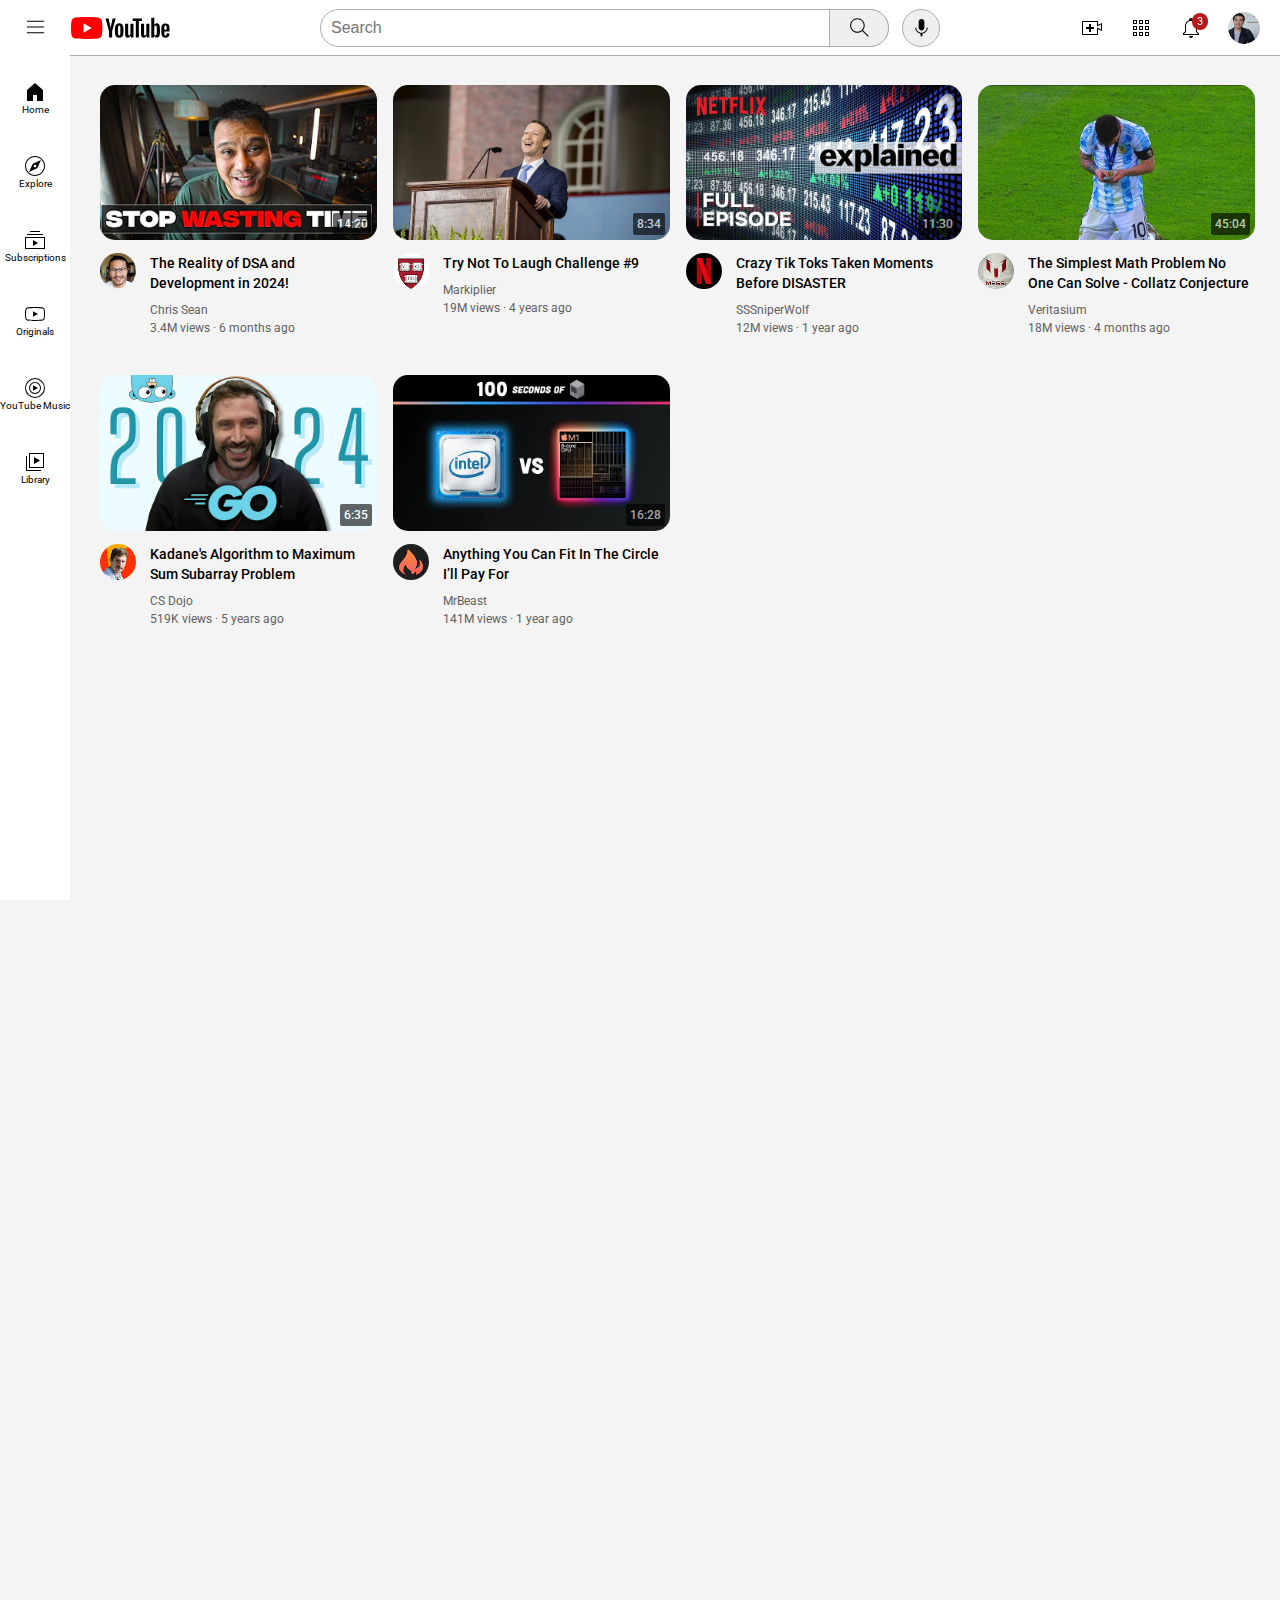
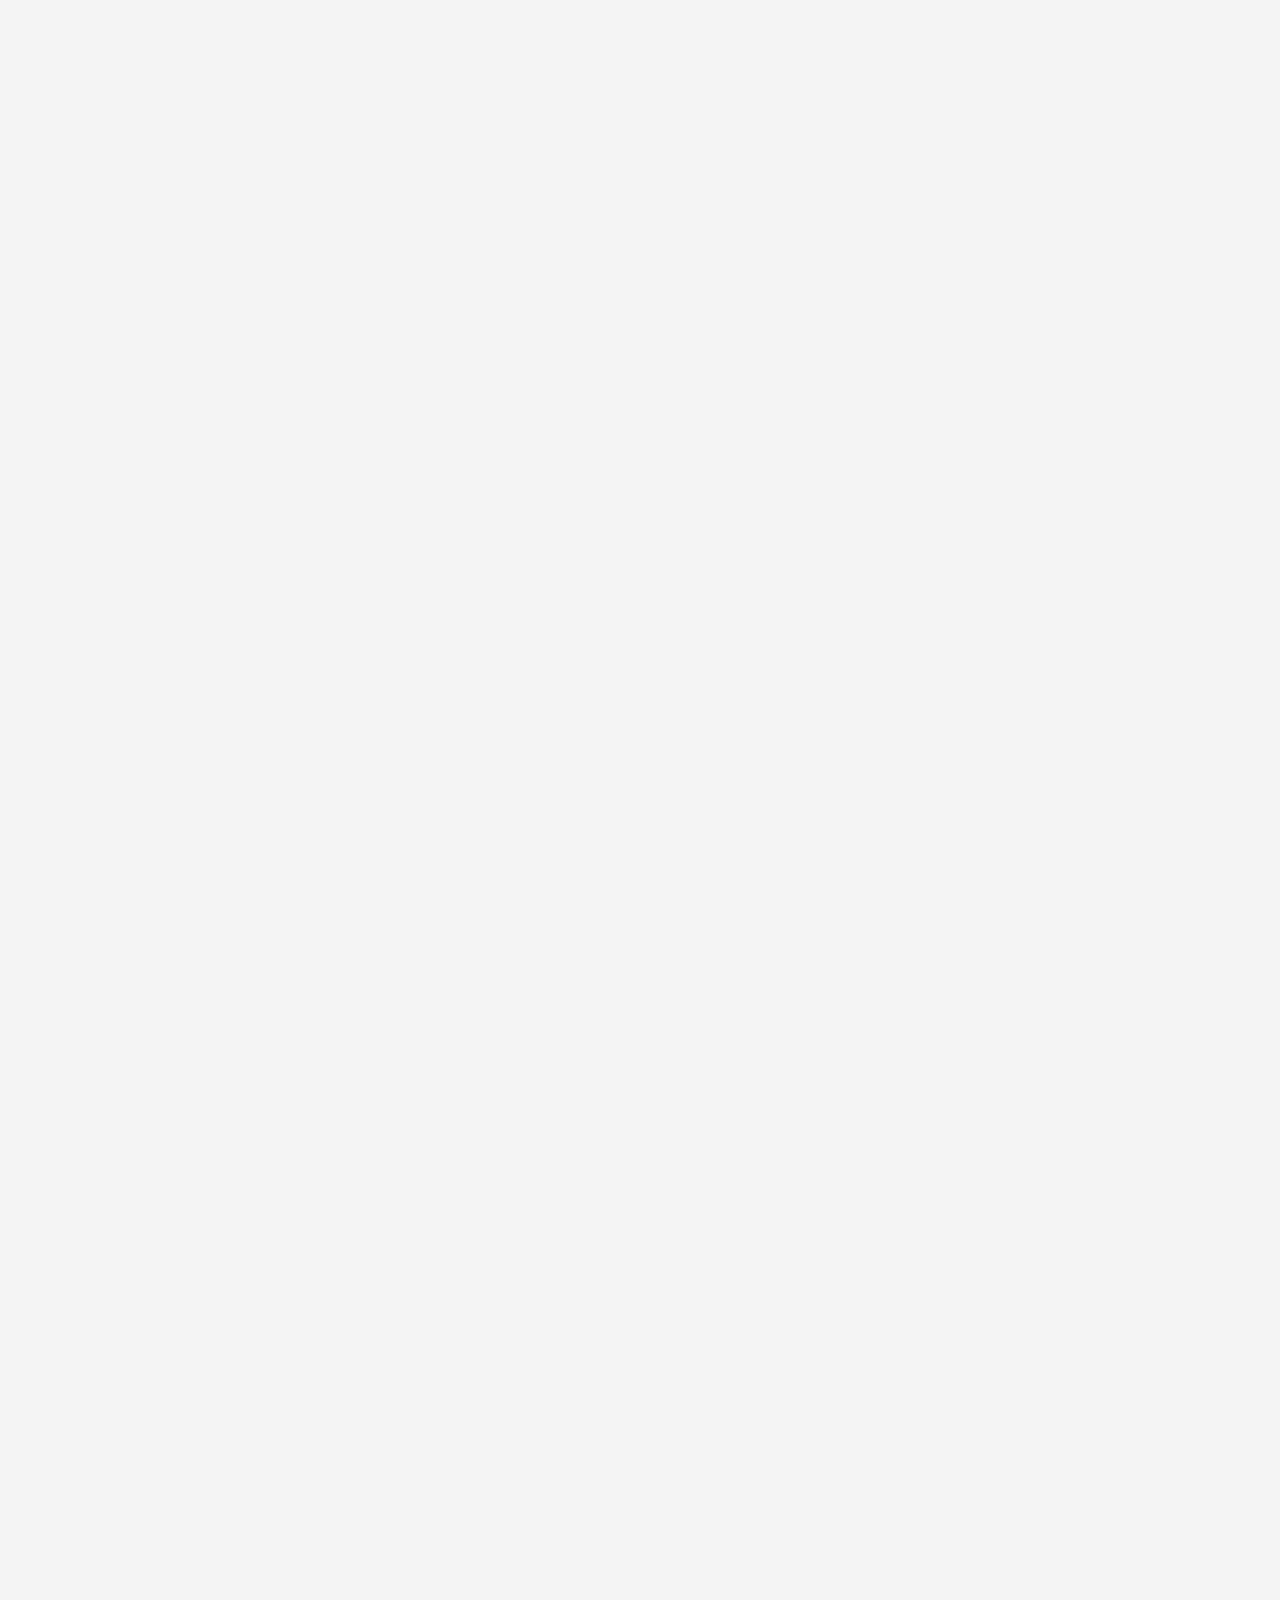
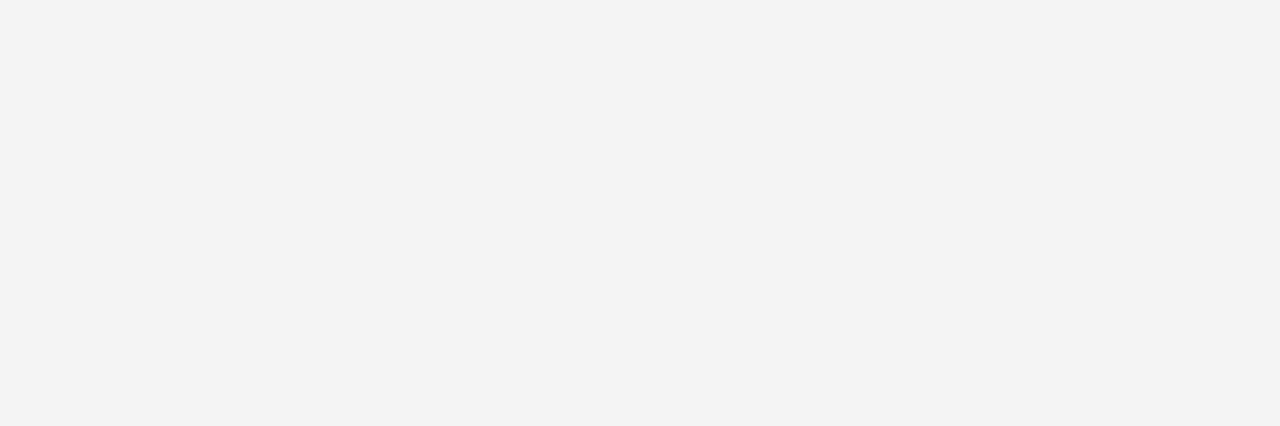
<file: index.html>
<!DOCTYPE html>
<html>
  <head>
    <title>YouTube.com Clone</title>

    <link rel="preconnect" href="https://fonts.googleapis.com">
    <link rel="preconnect" href="https://fonts.gstatic.com" crossorigin>
    <link href="https://fonts.googleapis.com/css2?family=Roboto:wght@400;500;700&display=swap" rel="stylesheet">
    <link rel="stylesheet" href="styles/general.css">
    <link rel="stylesheet" href="styles/header.css">
    <link rel="stylesheet" href="styles/video.css">
    <link rel="stylesheet" href="styles/sidebar.css">
    <style>
      
    </style>
  </head>
  <body>
    <header class="header">
      <div class="left-section">
        <img class="hamburger-menu" src="icons/hamburger-menu.svg">
        <img class="youtube-logo" src="icons/youtube-logo.svg">
      </div>
      <div class="middle-section">
        <input class="search-bar" type="text" placeholder="Search">
        <button class="search-button">
          <img class="search-icon" src="icons/search.svg">
          <div class="tooltip">Search</div>
        </button>
        <button class="voice-search-button">
          <img class="voice-search-icon" src="icons/voice-search-icon.svg">
          <div class="tooltip">Search with your voice</div>
        </button>
      </div>
      <div class="right-section">
        <div class="upload-icon-container">
        <img class="upload" src="icons/upload.svg">
        <div class="tooltip">Create</div>
        </div>
        <div class="more-apps-container">
        <img class="youtube-apps" src="icons/youtube-apps.svg">
        <div class="tooltip">YouTube Apps</div>
        </div>
        <div class="notifications-icon-container">
        <img class="notifications" src="icons/notifications.svg">
          <div class="notification-count">3</div>
          <div class="tooltip">Notifications</div>
      </div>
        <img class="mychannel" src="icons/my-channel.jpeg">
      </div>
      
    </header>

    <nav class="sidebar">
      <div class="sidebar-link">
        <img src="icons/home.svg">
        <div>Home</div>
      </div>
      <div class="sidebar-link">
        <img src="icons/explore.svg">
        <div>Explore</div>
      </div>
      <div class="sidebar-link">
        <img src="icons/subscriptions.svg">
        <div>Subscriptions</div>
      </div>
      <div class="sidebar-link">
        <img src="icons/originals.svg">
        <div>Originals</div>
      </div>
      <div class="sidebar-link">
        <img src="icons/youtube-music.svg">
        <div>YouTube Music</div>
      </div>
      <div class="sidebar-link">
        <img src="icons/library.svg">
        <div>Library</div>
      </div>
    </nav>
    

    <main class="video-grid">
      <section class="video-preview">
        <div class="thumbnail-row">
          <img class="thumbnail" src="./thumbnails/thumbnail1.jpeg">
          <div class="video-time">14:20</div>
        </div>
        <div class="video-info-grid">
          <div class="channel-picture">
            <img class="profile-picture" src="./icons/icon1.jpeg">
          </div>
          <div class="video-info">
            <p class="video-title">
              The Reality of DSA and Development in 2024!
            </p>
            <p class="video-author">
              Chris Sean
            </p>
            <p class="video-stats">
              3.4M views &#183; 6 months ago
            </p>
          </div>
        </div>
      </section>

      <section class="video-preview">
        <div class="thumbnail-row">
          <img class="thumbnail" src="thumbnails/thumbnail2.jpeg">
          <div class="video-time">8:34</div>
        </div>
        <div class="video-info-grid">
          <div class="channel-picture">
            <img class="profile-picture" src="./icons/icon2.jpeg">
          </div>
          <div class="video-info">
            <p class="video-title">
              Try Not To Laugh Challenge #9
            </p>
            <p class="video-author">
              Markiplier
            </p>
            <p class="video-stats">
              19M views &#183; 4 years ago
            </p>
          </div>
        </div>
      </section>

      <section class="video-preview">
        <div class="thumbnail-row">
          <img class="thumbnail" src="./thumbnails/thumbnail3.jpeg">
          <div class="video-time">11:30</div>
        </div>
        <div class="video-info-grid">
          <div class="channel-picture">
            <img class="profile-picture" src="./icons/icon3.jpeg">
          </div>
          <div class="video-info">
            <p class="video-title">
              Crazy Tik Toks Taken Moments Before DISASTER
            </p>
            <p class="video-author">
              SSSniperWolf
            </p>
            <p class="video-stats">
              12M views &#183; 1 year ago
            </p>
          </div>
        </div>
      </section>

      <section class="video-preview">
        <div class="thumbnail-row">
          <img class="thumbnail" src="./thumbnails/thumbnail4.jpeg">
          <div class="video-time">45:04</div>
        </div>
        <div class="video-info-grid">
          <div class="channel-picture">
            <img class="profile-picture" src="./icons/icon4.jpeg">
          </div>
          <div class="video-info">
            <p class="video-title">
              The Simplest Math Problem No One Can Solve - Collatz Conjecture
            </p>
            <p class="video-author">
              Veritasium
            </p>
            <p class="video-stats">
              18M views &#183; 4 months ago
            </p>
          </div>
        </div>
      </section>

      <section class="video-preview">
        <div class="thumbnail-row">
          <img class="thumbnail" src="thumbnails/thumbnail5.jpeg">
          <div class="video-time">6:35</div>
        </div>
        <div class="video-info-grid">
          <div class="channel-picture">
            <img class="profile-picture" src="./icons/icon5.jpeg">
          </div>
          <div class="video-info">
            <p class="video-title">
              Kadane's Algorithm to Maximum Sum Subarray Problem
            </p>
            <p class="video-author">
              CS Dojo
            </p>
            <p class="video-stats">
              519K views &#183; 5 years ago
            </p>
          </div>
        </div>
      </section>

      <section class="video-preview">
        <div class="thumbnail-row">
          <img class="thumbnail" src="thumbnails/thumbnail6.jpeg">
          <div class="video-time">16:28</div>
        </div>
        <div class="video-info-grid">
          <div class="channel-picture">
            <img class="profile-picture" src="./icons/icon6.jpeg">
          </div>
          <div class="video-info">
            <p class="video-title">
              Anything You Can Fit In The Circle I’ll Pay For
            </p>
            <p class="video-author">
              MrBeast
            </p>
            <p class="video-stats">
              141M views &#183; 1 year ago
            </p>
            <div></div>
          </div>
        </div>
      </section>
    </main>
  </body>
</html>
</file>
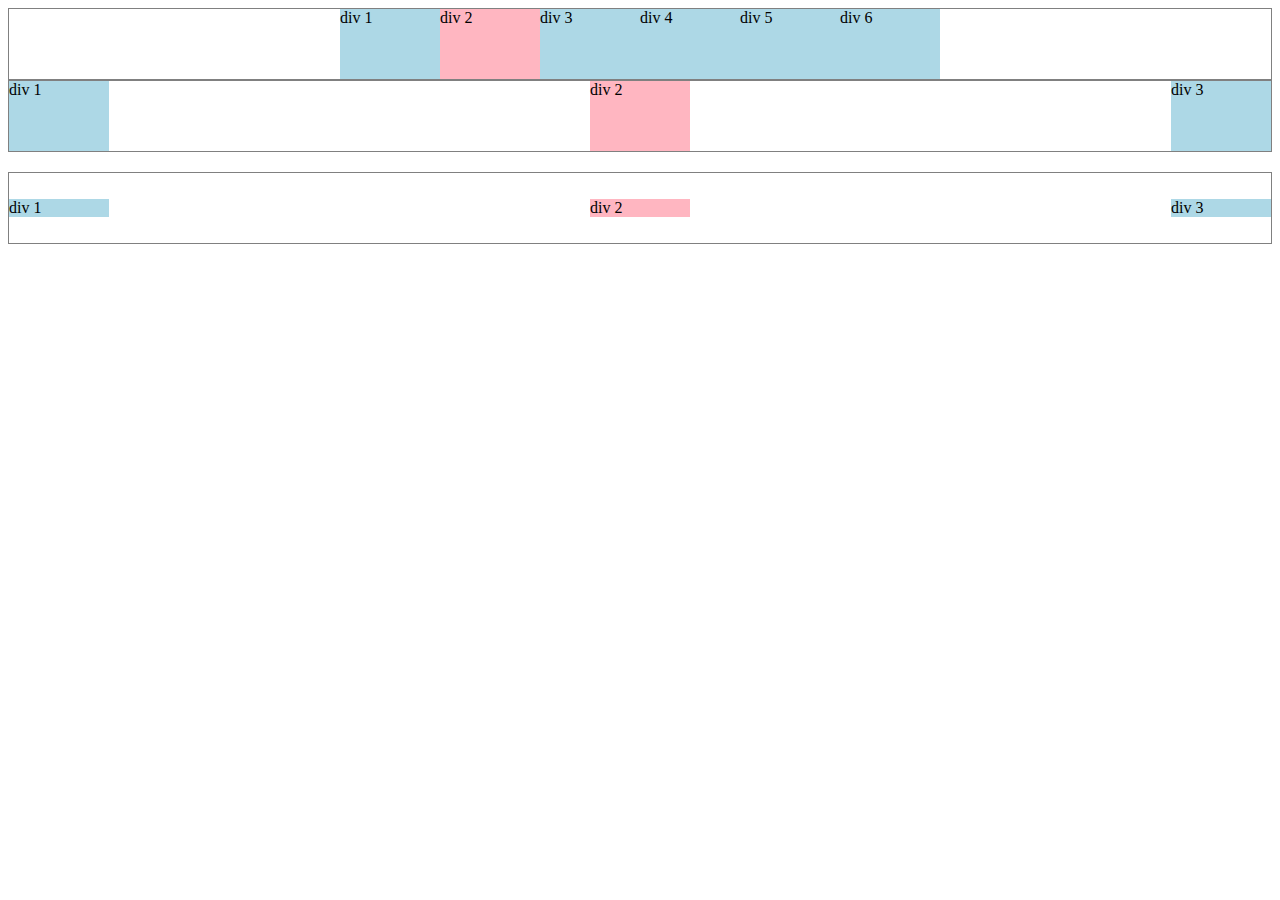
<file: flexbox.html>
<!DOCTYPE html>
<html>
    <head>

    </head>
    <body>
        <div style="display: flex;
        flex-direction: row;
        height: 70px;
        border-width: 1px;
        border-color: gray;
        border-style: solid;
        justify-content: center;">
        <div style="background-color: lightblue; width: 100px;">div 1</div>
        <div style="background-color: lightpink; width: 100px;">div 2</div>
        <div style="background-color: lightblue; width: 100px;">div 3</div>
        <div style="background-color: lightblue; width: 100px;">div 4</div>
        <div style="background-color: lightblue; width: 100px;">div 5</div>
        <div style="background-color: lightblue; width: 100px;">div 6</div>
    </div>

    <div style="display: flex;
        flex-direction: row;
        height: 70px;
        border-width: 1px;
        border-color: gray;
        border-style: solid;
        justify-content: space-between;">
        <div style="background-color: lightblue; width: 100px;">div 1</div>
        <div style="background-color: lightpink; width: 100px;">div 2</div>
        <div style="background-color: lightblue; width: 100px;">div 3</div>
    </div>

    <div style="display: flex;
        flex-direction: row;
        height: 70px;
        border-width: 1px;
        border-color: gray;
        border-style: solid;
        justify-content: space-between;
        align-items: center;
        margin-top: 20px;">
        <div style="background-color: lightblue; width: 100px;">div 1</div>
        <div style="background-color: lightpink; width: 100px;">div 2</div>
        <div style="background-color: lightblue; width: 100px;">div 3</div>
    </div>
    </body>
</html>
</file>
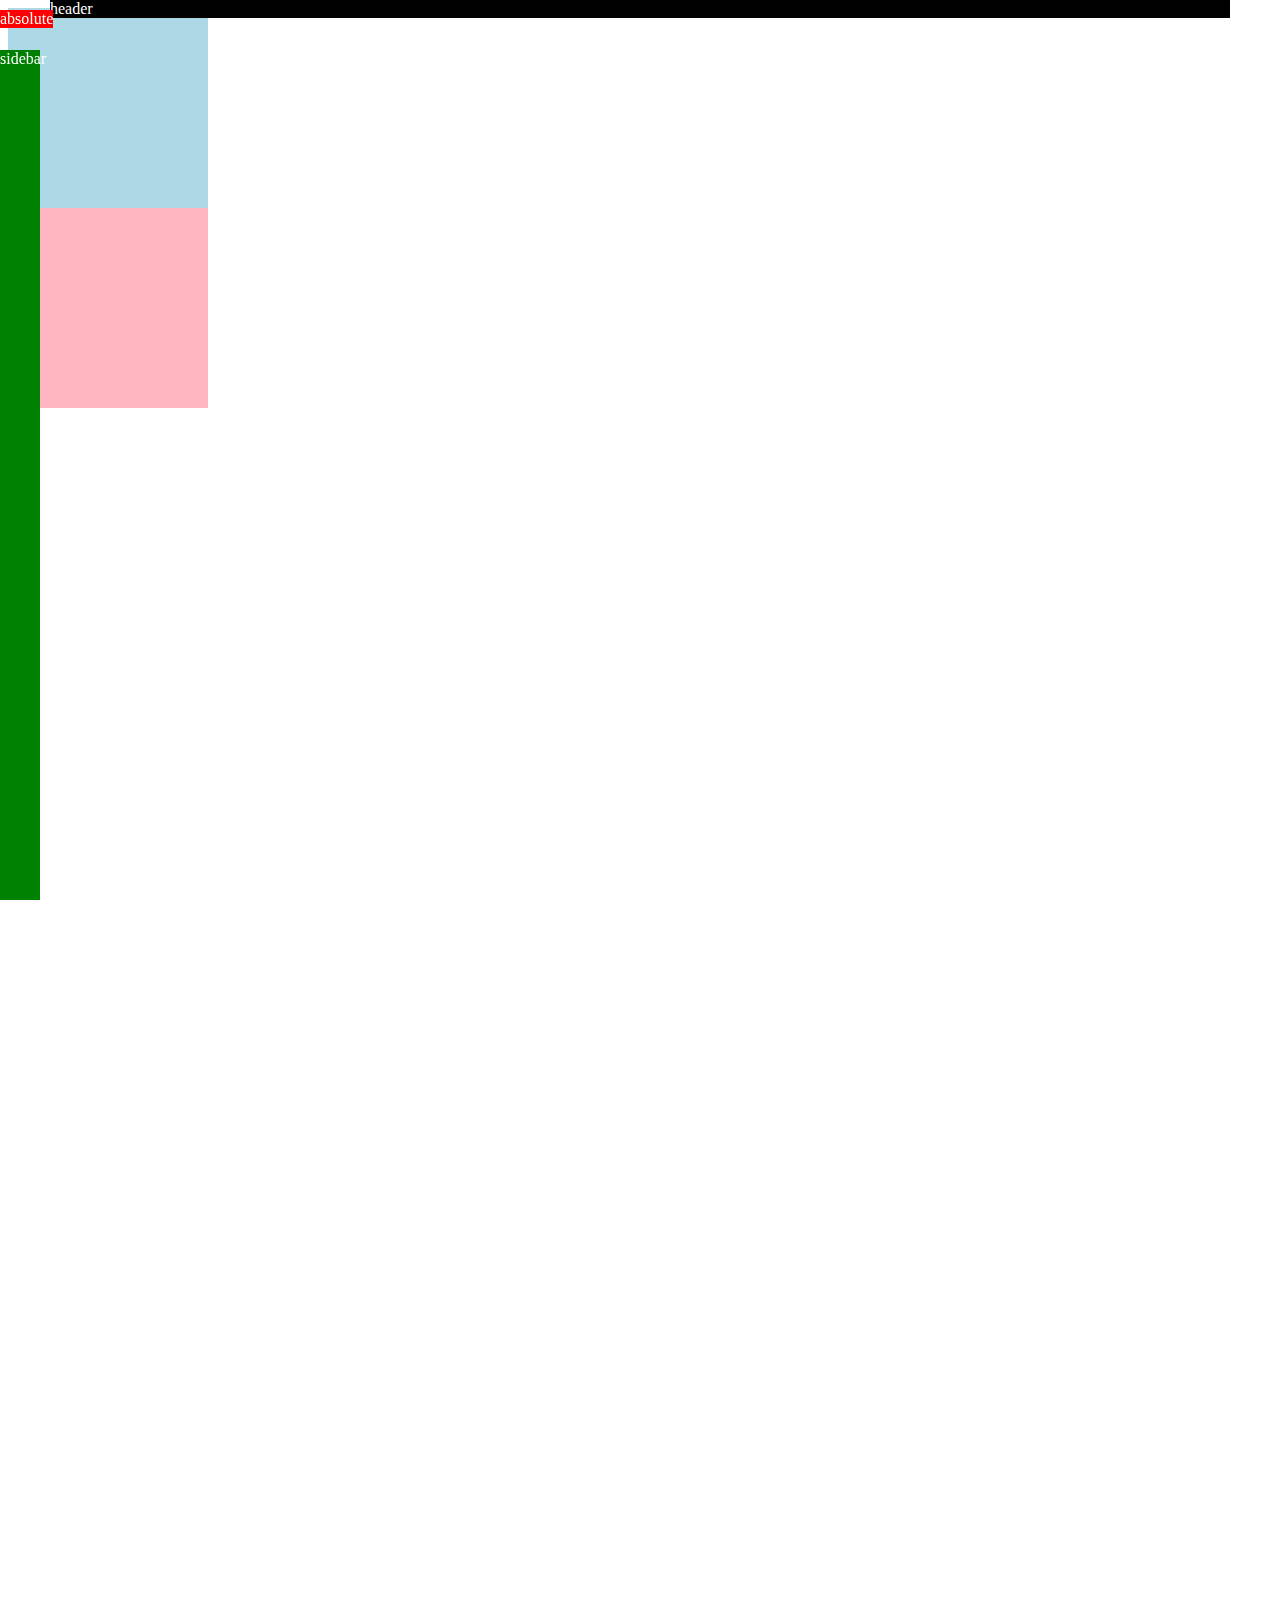
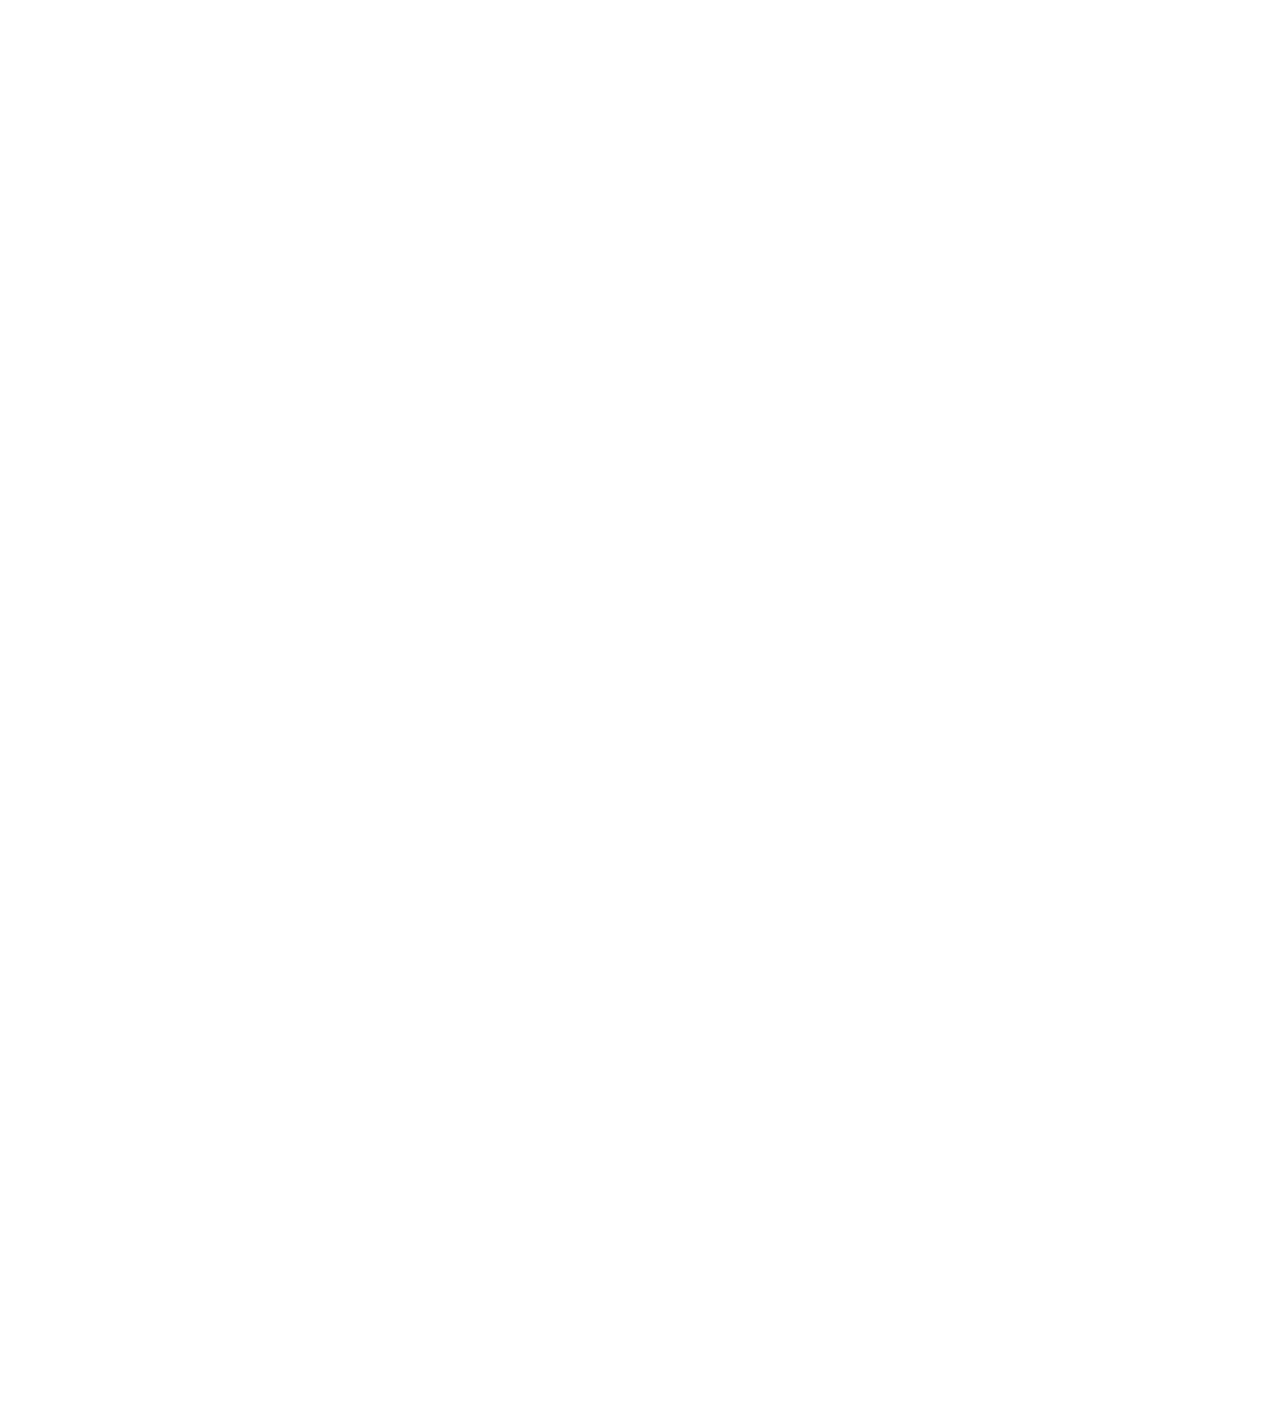
<file: positons.html>
<!DOCTYPE html>
<html>
    <head></head>
    <body style="
    height: 3000px;">
        <div style="background-color: black;
        color: white;
        position: fixed;
        top: 0px;
        left: 50px;
        right: 50px">

        header</div>
        <div style="background-color: lightblue;
        height: 200px;
        width: 200px;
        position: static;">
            div1
        </div>
        <div style="background-color: lightpink;
        height: 200px;
        width: 200px;">
            div2
        </div>

        <div style="
        background-color: green;
        color: white;
        position: fixed;
        bottom: 0;
        left: 0;
        top: 50px;
        width: 40px">
            sidebar
        </div>

        <div style="position: absolute;
        background-color: red;
        color: white;
        left: 0;
        top: 10px">
            absolute</div>
    </body>
</html>
</file>
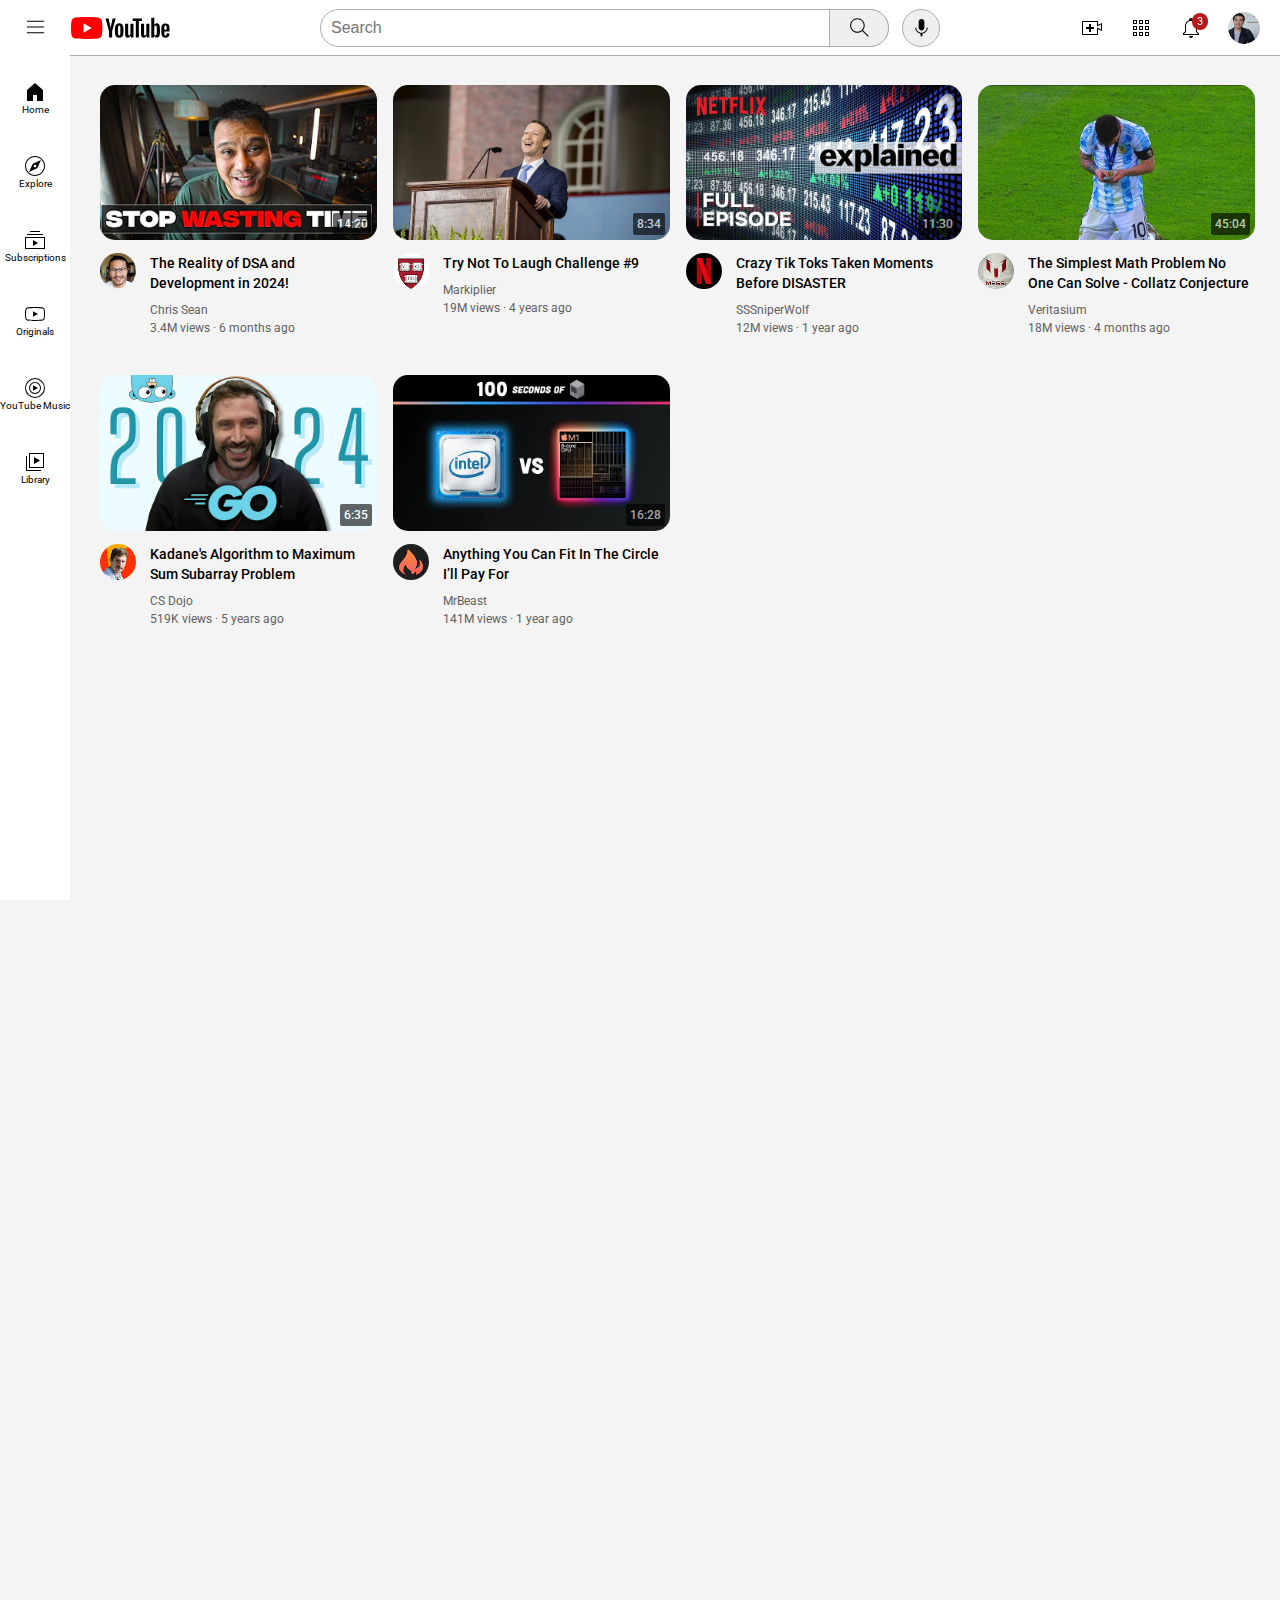
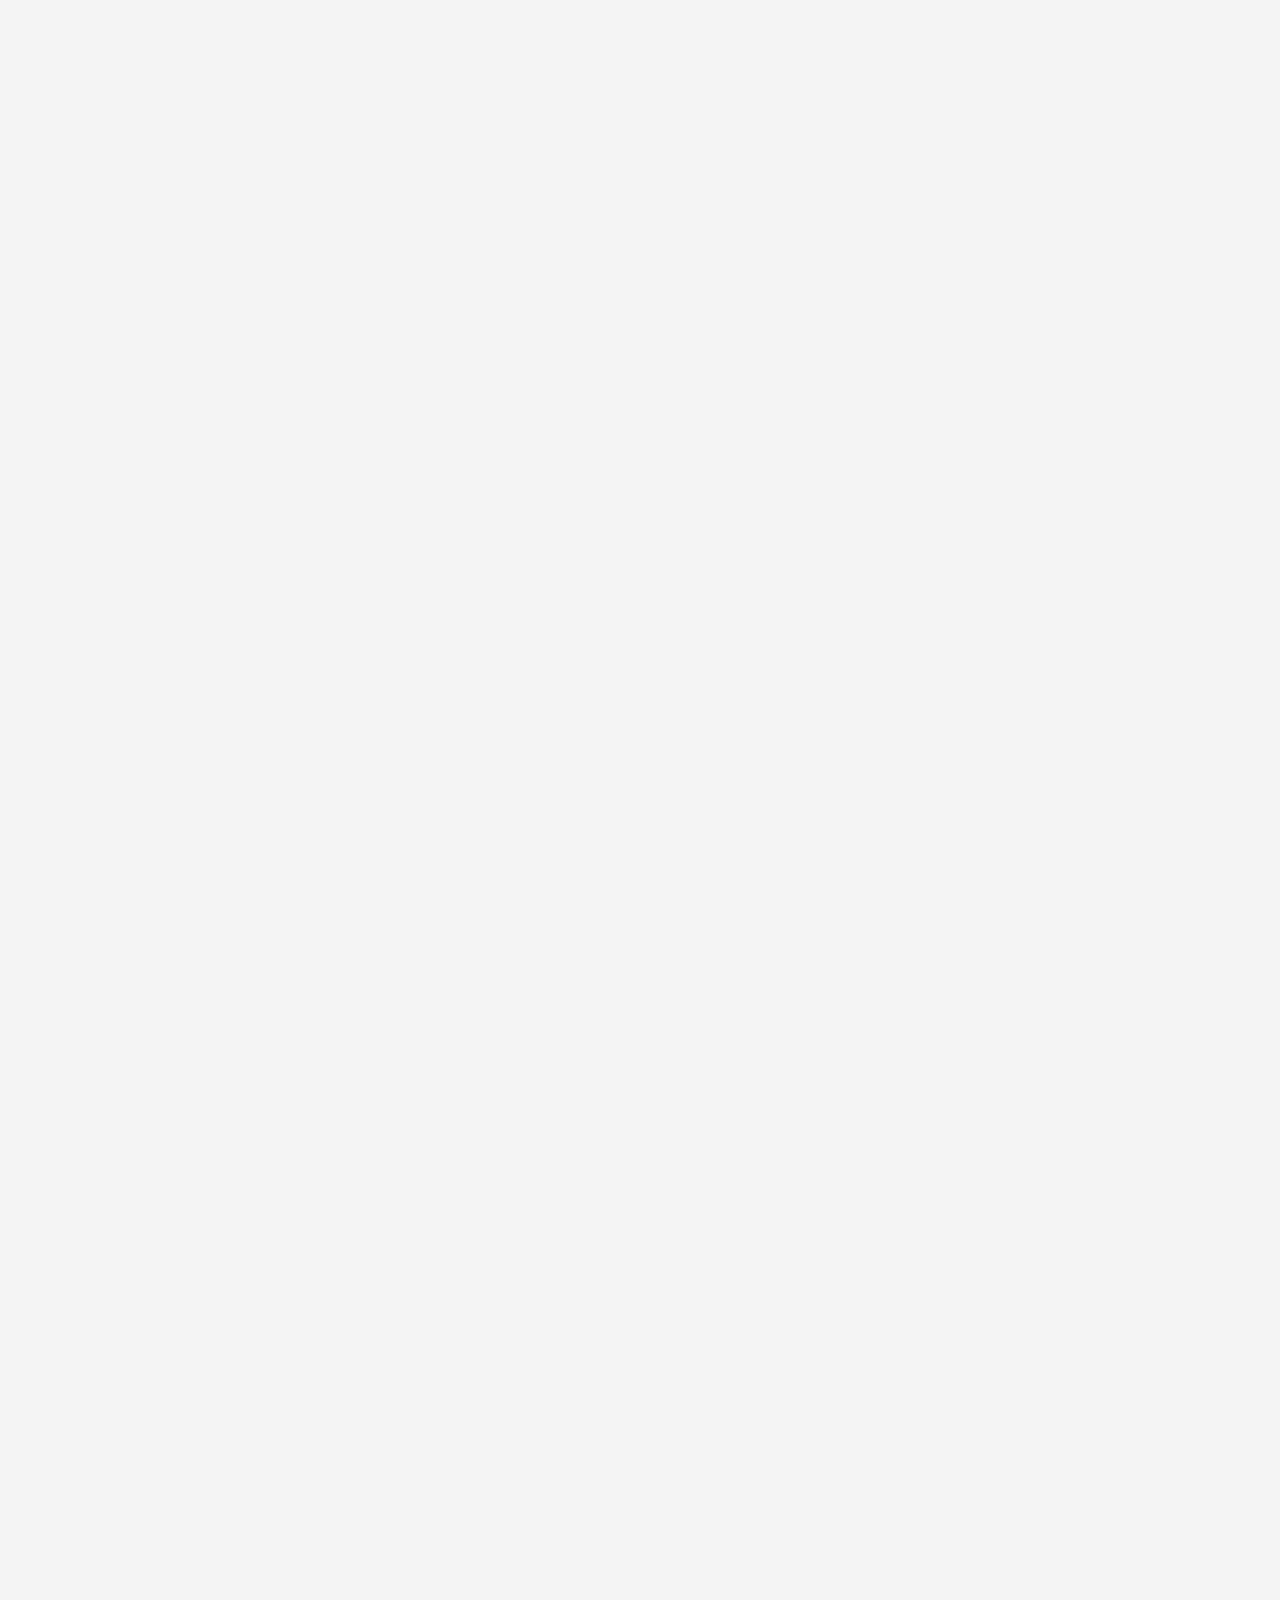
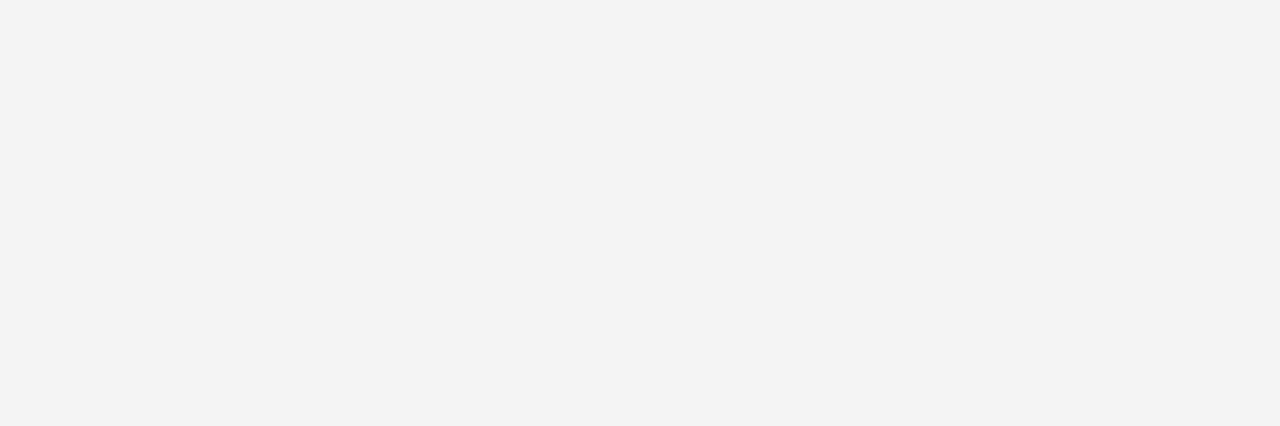
<file: youtube.html>
<!DOCTYPE html>
<html>
  <head>
    <title>YouTube.com Clone</title>

    <link rel="preconnect" href="https://fonts.googleapis.com">
    <link rel="preconnect" href="https://fonts.gstatic.com" crossorigin>
    <link href="https://fonts.googleapis.com/css2?family=Roboto:wght@400;500;700&display=swap" rel="stylesheet">
    <link rel="stylesheet" href="styles/general.css">
    <link rel="stylesheet" href="styles/header.css">
    <link rel="stylesheet" href="styles/video.css">
    <link rel="stylesheet" href="styles/sidebar.css">
    <style>
      
    </style>
  </head>
  <body>
    <header class="header">
      <div class="left-section">
        <img class="hamburger-menu" src="icons/hamburger-menu.svg">
        <img class="youtube-logo" src="icons/youtube-logo.svg">
      </div>
      <div class="middle-section">
        <input class="search-bar" type="text" placeholder="Search">
        <button class="search-button">
          <img class="search-icon" src="icons/search.svg">
          <div class="tooltip">Search</div>
        </button>
        <button class="voice-search-button">
          <img class="voice-search-icon" src="icons/voice-search-icon.svg">
          <div class="tooltip">Search with your voice</div>
        </button>
      </div>
      <div class="right-section">
        <div class="upload-icon-container">
        <img class="upload" src="icons/upload.svg">
        <div class="tooltip">Create</div>
        </div>
        <div class="more-apps-container">
        <img class="youtube-apps" src="icons/youtube-apps.svg">
        <div class="tooltip">YouTube Apps</div>
        </div>
        <div class="notifications-icon-container">
        <img class="notifications" src="icons/notifications.svg">
          <div class="notification-count">3</div>
          <div class="tooltip">Notifications</div>
      </div>
        <img class="mychannel" src="icons/my-channel.jpeg">
      </div>
      
    </header>

    <nav class="sidebar">
      <div class="sidebar-link">
        <img src="icons/home.svg">
        <div>Home</div>
      </div>
      <div class="sidebar-link">
        <img src="icons/explore.svg">
        <div>Explore</div>
      </div>
      <div class="sidebar-link">
        <img src="icons/subscriptions.svg">
        <div>Subscriptions</div>
      </div>
      <div class="sidebar-link">
        <img src="icons/originals.svg">
        <div>Originals</div>
      </div>
      <div class="sidebar-link">
        <img src="icons/youtube-music.svg">
        <div>YouTube Music</div>
      </div>
      <div class="sidebar-link">
        <img src="icons/library.svg">
        <div>Library</div>
      </div>
    </nav>
    

    <main class="video-grid">
      <section class="video-preview">
        <div class="thumbnail-row">
          <img class="thumbnail" src="./thumbnails/thumbnail1.jpeg">
          <div class="video-time">14:20</div>
        </div>
        <div class="video-info-grid">
          <div class="channel-picture">
            <img class="profile-picture" src="./icons/icon1.jpeg">
          </div>
          <div class="video-info">
            <p class="video-title">
              The Reality of DSA and Development in 2024!
            </p>
            <p class="video-author">
              Chris Sean
            </p>
            <p class="video-stats">
              3.4M views &#183; 6 months ago
            </p>
          </div>
        </div>
      </section>

      <section class="video-preview">
        <div class="thumbnail-row">
          <img class="thumbnail" src="thumbnails/thumbnail2.jpeg">
          <div class="video-time">8:34</div>
        </div>
        <div class="video-info-grid">
          <div class="channel-picture">
            <img class="profile-picture" src="./icons/icon2.jpeg">
          </div>
          <div class="video-info">
            <p class="video-title">
              Try Not To Laugh Challenge #9
            </p>
            <p class="video-author">
              Markiplier
            </p>
            <p class="video-stats">
              19M views &#183; 4 years ago
            </p>
          </div>
        </div>
      </section>

      <section class="video-preview">
        <div class="thumbnail-row">
          <img class="thumbnail" src="./thumbnails/thumbnail3.jpeg">
          <div class="video-time">11:30</div>
        </div>
        <div class="video-info-grid">
          <div class="channel-picture">
            <img class="profile-picture" src="./icons/icon3.jpeg">
          </div>
          <div class="video-info">
            <p class="video-title">
              Crazy Tik Toks Taken Moments Before DISASTER
            </p>
            <p class="video-author">
              SSSniperWolf
            </p>
            <p class="video-stats">
              12M views &#183; 1 year ago
            </p>
          </div>
        </div>
      </section>

      <section class="video-preview">
        <div class="thumbnail-row">
          <img class="thumbnail" src="./thumbnails/thumbnail4.jpeg">
          <div class="video-time">45:04</div>
        </div>
        <div class="video-info-grid">
          <div class="channel-picture">
            <img class="profile-picture" src="./icons/icon4.jpeg">
          </div>
          <div class="video-info">
            <p class="video-title">
              The Simplest Math Problem No One Can Solve - Collatz Conjecture
            </p>
            <p class="video-author">
              Veritasium
            </p>
            <p class="video-stats">
              18M views &#183; 4 months ago
            </p>
          </div>
        </div>
      </section>

      <section class="video-preview">
        <div class="thumbnail-row">
          <img class="thumbnail" src="thumbnails/thumbnail5.jpeg">
          <div class="video-time">6:35</div>
        </div>
        <div class="video-info-grid">
          <div class="channel-picture">
            <img class="profile-picture" src="./icons/icon5.jpeg">
          </div>
          <div class="video-info">
            <p class="video-title">
              Kadane's Algorithm to Maximum Sum Subarray Problem
            </p>
            <p class="video-author">
              CS Dojo
            </p>
            <p class="video-stats">
              519K views &#183; 5 years ago
            </p>
          </div>
        </div>
      </section>

      <section class="video-preview">
        <div class="thumbnail-row">
          <img class="thumbnail" src="thumbnails/thumbnail6.jpeg">
          <div class="video-time">16:28</div>
        </div>
        <div class="video-info-grid">
          <div class="channel-picture">
            <img class="profile-picture" src="./icons/icon6.jpeg">
          </div>
          <div class="video-info">
            <p class="video-title">
              Anything You Can Fit In The Circle I’ll Pay For
            </p>
            <p class="video-author">
              MrBeast
            </p>
            <p class="video-stats">
              141M views &#183; 1 year ago
            </p>
          </div>
        </div>
      </section>
    </main>
  </body>
</html>
</file>
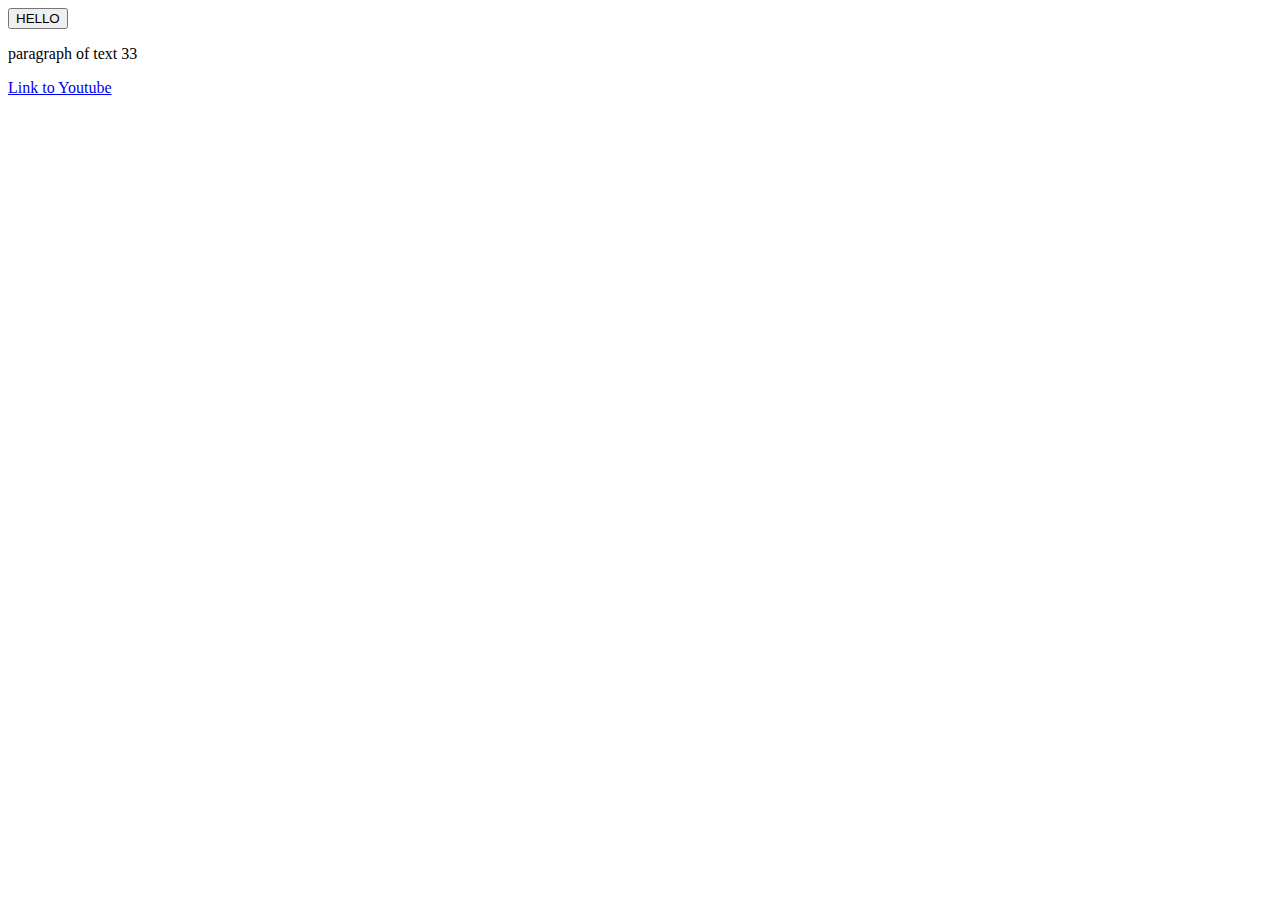
<file: sample/website.html>
<!DOCTYPE html>
<html>
    <head>
        <title>First Website</title>

    </head>
    <body>
        <button>HELLO</button>
        <p>paragraph of text 33</p>
        <a href="https://youtube.com" target="_blank">
            Link to Youtube
        </a> 
    </body>
</html>
</file>
<file: styles/general.css>
p {
    margin-top: 0;
    margin-bottom: 0;
  }

  body{
    margin: 0;
    padding-top: 85px;
    padding-bottom: 3000px;
    padding-left: 100px;
    padding-right: 25px;
    background-color: rgb(244, 244, 244);
    font-family: Roboto, Arial;
  }
</file>
<file: styles/header.css>
.header{
  height: 55px;
  background-color: white;
  display: flex;
  flex-direction: row;
  justify-content: space-between;
  position: fixed;
  top: 0;
  left: 0;
  right: 0;
  border-bottom-width: 1px;
  border-bottom-style: solid;
  border-bottom-color: rgb(174, 173, 173);
  z-index: 100;
}

.left-section{
  display: flex;
  align-items: center;
}

.hamburger-menu{
  height: 23px;
  margin-left: 24px;
  margin-right: 24px;
}

.youtube-logo{
  height: 22px;
}

.middle-section{
  display: flex;
  align-items: center;
  flex: 1;
  margin-left: 70px;
  margin-right: 60px;
  max-width: 620px;
  
}

.search-bar{
  flex:1;
  height: 34px;
  padding-left: 10px;
  font-size: 16px;
  border: 1px solid rgb(174, 173, 173);
  border-top-left-radius: 30px;
  border-bottom-left-radius: 30px;
  border-top-right-radius: 30px;
  border-bottom-right-radius: 30px;
  box-shadow: inset 1px 2px 3px rba(0,0,0,0.05);
  width: 20px;
}
.search-icon{
  height: 25px;
}

.search-bar::placeholder{
  font-size: 16px;
}

.search-button{
  height: 38px;
  width: 60px;
  border-top-left-radius: 0;
  border-bottom-left-radius: 0;
  border-top-right-radius: 30px;
  border-bottom-right-radius: 30px;
  border-width: 1px;
  border-style: solid;
  border-color: rgb(174, 173, 173);
  box-shadow: inset 1px 2px 3px rba(0,0,0,0.05);
  margin-left: -60px;
}

.search-button .tooltip,
.voice-search-button .tooltip,
.upload-icon-container .tooltip,
.more-apps-container .tooltip,
.notifications-icon-container .tooltip{
  position: absolute;
  background-color: gray;
  color: white;
  font-family: Roboto, Arial;
  padding-top: 4px;
  padding-bottom: 4px;
  padding-right: 8px;
  padding-left: 8px;
  border-radius: 2px;
  font-size: 12px;
  bottom: -30px;
  opacity: 0;
  transition: opacity 0.15s;
  pointer-events: none;
  white-space: nowrap;
}

.search-button,
.voice-search-button,
.upload-icon-container,
.more-apps-container,
.notifications-icon-container{
  position: relative;
  display: flex;
  justify-content: center;
  align-items: center;
}

.search-button:hover .tooltip,
.voice-search-button:hover .tooltip,
.upload-icon-container:hover .tooltip,
.more-apps-container:hover .tooltip,
.notifications-icon-container:hover .tooltip{
  opacity: 1;
}

.voice-search-button{
  margin-left: 13px;
  height: 38px;
  width: 38px;
  border-radius: 40px;
  border-width: 1px;
  border-style: solid;
  border-color: rgb(174, 173, 173);
  box-shadow: inset 1px 2px 3px rba(0,0,0,0.05);
}

.voice-search-icon{
  height: 23px;
}



.right-section{
  width: 180px;
  display: flex;
  align-items: center;
  justify-content: space-between;
  margin-right: 20px;
  flex-shrink: 0;
}

.upload,
.youtube-apps,
.notifications{
  height: 24px;
}

.notification-count{
  position: absolute;
  top: -3px;
  right: -5px;
  font-size: 11px;
  font-family: Roboto, Arial;
  background-color: rgb(182, 26, 26);
  color: white;
  padding-left: 5px;
  padding-right: 5px;
  padding-top: 2px;
  padding-bottom: 2px;
  border-radius: 21px;
}

.mychannel{
  height: 32px;
  border-radius: 16px;
}
</file>
<file: styles/video.css>
.thumbnail {
    width: 100%;
    border-radius: 15px;
  }



  .video-title {
    margin-top: 0;
    font-size: 14px;
    font-weight: 500;
    line-height: 20px;
    margin-bottom: 10px;
  }

  .video-info-grid {
    display: grid;
    grid-template-columns: 50px 1fr;
  }

  .profile-picture {
    width: 36px;
    border-radius: 50px;
  }

  .thumbnail-row {
    margin-bottom: 9px;
    position: relative;
  }

  .video-author,
  .video-stats {
    font-size: 12px;
    color: rgb(96, 96, 96);
  }

  .video-author {
    margin-bottom: 4px;
  }

  .video-grid {
    display: grid;
    grid-template-columns: 1fr 1fr 1fr;
    column-gap: 16px;
    row-gap: 40px;
  }

  .video-time{
    background-color: black;
    color: white;
    position: absolute;
    bottom: 9px;
    right: 5px;
    font-size: 12px;
    font-weight: 500;
    padding: 4px;
    border-radius: 2px;
    opacity: 60%;
  }

@media (max-width: 750px){
  .video-grid{
    grid-template-columns: 1fr 1fr;
  }
}

@media (min-width: 1000px){
  .video-grid{
    grid-template-columns: 1fr 1fr 1fr 1fr;
  }
}

@media (min-width: 751px) and (max-width:999px){
  .video-grid{
    grid-template-columns: 1fr 1fr 1fr;
  }
}
</file>
<file: styles/sidebar.css>
.sidebar{
    position: fixed;
    left: 0;
    bottom: 0;
    top:55px;
    background-color: white;
    /* width: 75px; */
    border-right-color: gray;
    z-index: 200;
    padding-top: 5px;
}

.sidebar-link{
    display: flex;
    height: 74px;
    align-items: center;
    justify-content: center;
    flex-direction: column;
    cursor: pointer;
}
.sidebar-link:hover{
    background-color: rgb(222, 220, 220);
}

.sidebar-link img{
    height: 24px;
}

.sidebar-link div{
    font-size: 10px;
}
</file>
